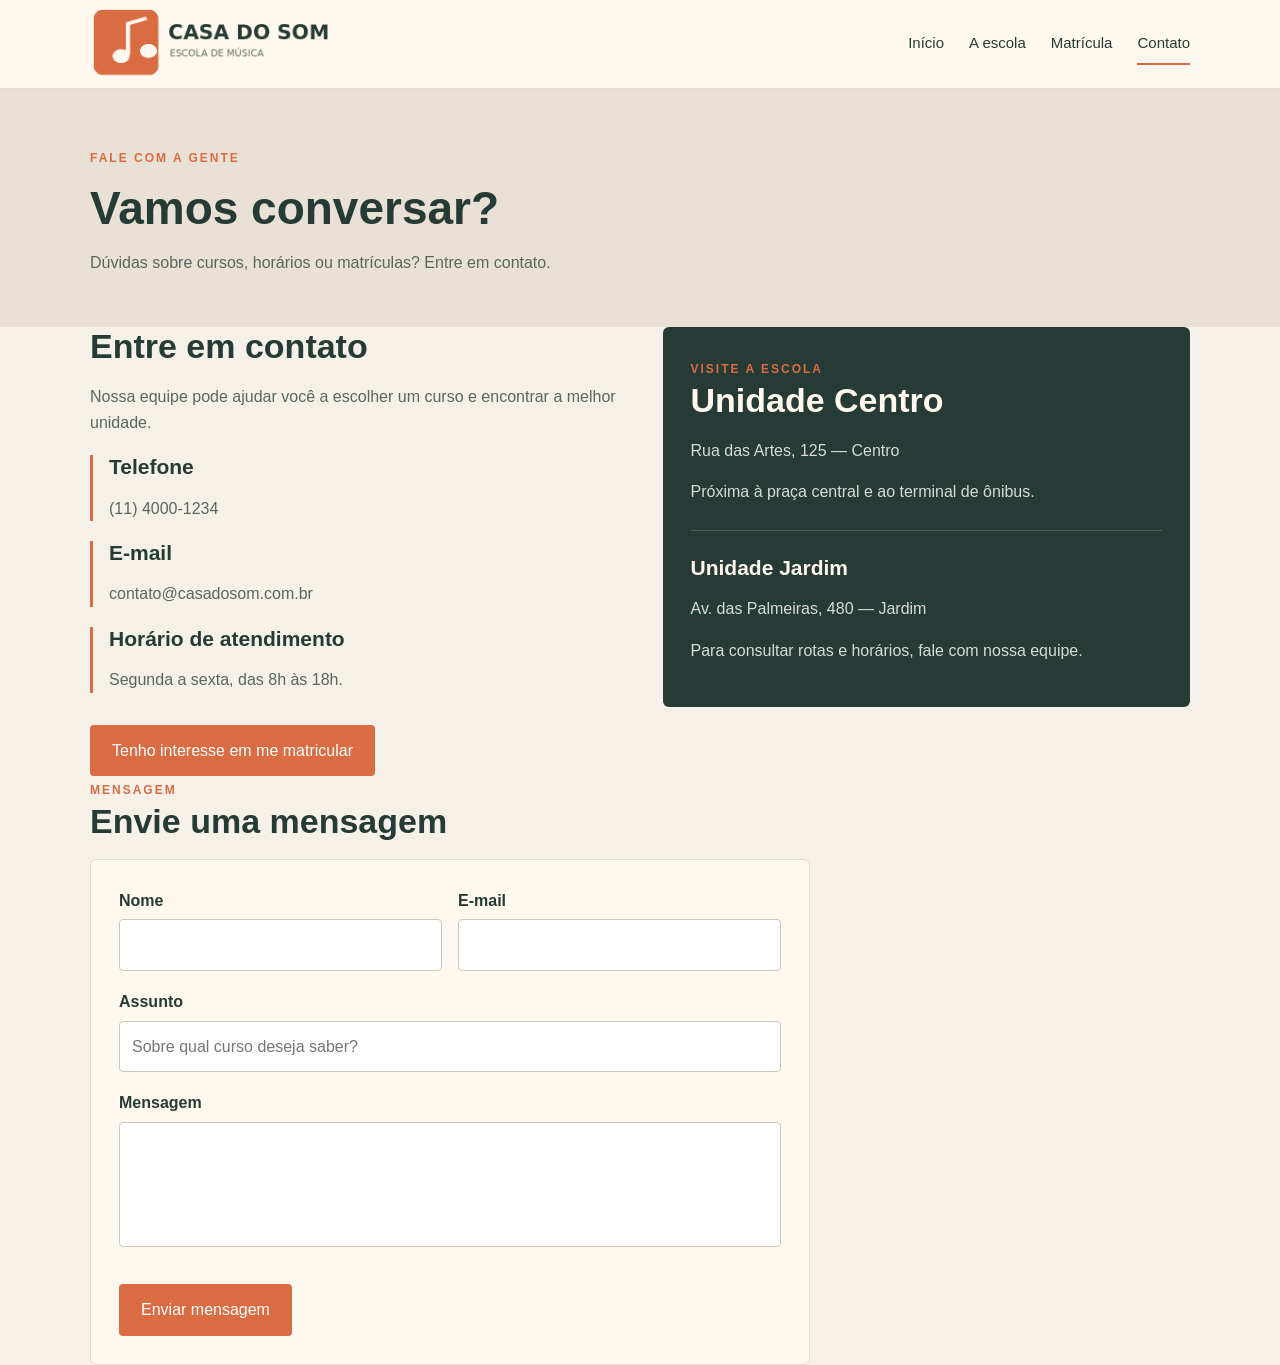
<file: contato.html>
<!doctype html>
<html lang="pt-BR">
    <head>
        <meta charset="UTF-8" />
        <meta name="viewport" content="width=device-width, initial-scale=1.0" />
        <title>Contato | Casa do Som</title>
        <link rel="stylesheet" href="style.css" />
    </head>
    <body>
        <header>
            <div class="container topo">
                <a href="index.html"><img class="logo" src="png/logo.png" alt="Casa do Som - Escola de Música" /></a>
                <nav>
                    <a class="" href="index.html">Início</a>
                    <a class="" href="escola.html">A escola</a>
                    <a class="" href="matricula.html">Matrícula</a>
                    <a class="ativo" href="contato.html">Contato</a>
                </nav>
            </div>
        </header>
        <main>
            <section class="pagina-topo">
                <div class="container">
                    <span class="tag">Fale com a gente</span>
                    <h1>Vamos conversar?</h1>
                    <p>Dúvidas sobre cursos, horários ou matrículas? Entre em contato.</p>
                </div>
            </section>

            <div class="container duas-colunas" style="align-items: start">
                <div>
                    <h2>Entre em contato</h2>
                    <p>Nossa equipe pode ajudar você a escolher um curso e encontrar a melhor unidade.</p>
                    <div class="endereco">
                        <h3>Telefone</h3>
                        <p>(11) 4000-1234</p>
                    </div>
                    <div class="endereco">
                        <h3>E-mail</h3>
                        <p>contato@casadosom.com.br</p>
                    </div>
                    <div class="endereco">
                        <h3>Horário de atendimento</h3>
                        <p>Segunda a sexta, das 8h às 18h.</p>
                    </div>
                    <a class="botao" href="matricula.html">Tenho interesse em me matricular</a>
                </div>
                <div class="info-contato">
                    <span class="tag">Visite a escola</span>
                    <h2>Unidade Centro</h2>
                    <p>Rua das Artes, 125 — Centro</p>
                    <p>Próxima à praça central e ao terminal de ônibus.</p>
                    <hr style="border: 0; border-top: 1px solid #496057; margin: 25px 0" />
                    <h3>Unidade Jardim</h3>
                    <p>Av. das Palmeiras, 480 — Jardim</p>
                    <p>Para consultar rotas e horários, fale com nossa equipe.</p>
                </div>
            </div>

            <div class="container">
                <span class="tag">Mensagem</span>
                <h2>Envie uma mensagem</h2>
                <form class="formulario" action="#" method="get">
                    <div class="duas-campos">
                        <div class="campo"><label for="nome">Nome</label><input id="nome" name="nome" required /></div>
                        <div class="campo">
                            <label for="email">E-mail</label><input id="email" name="email" type="email" required />
                        </div>
                    </div>
                    <div class="campo">
                        <label for="assunto">Assunto</label
                        ><input id="assunto" name="assunto" placeholder="Sobre qual curso deseja saber?" />
                    </div>
                    <div class="campo">
                        <label for="mensagem">Mensagem</label
                        ><textarea id="mensagem" name="mensagem" required></textarea>
                    </div>
                    <button class="botao" type="submit">Enviar mensagem</button>
                </form>
            </div>
        </main>
    </body>
</html>
</file>
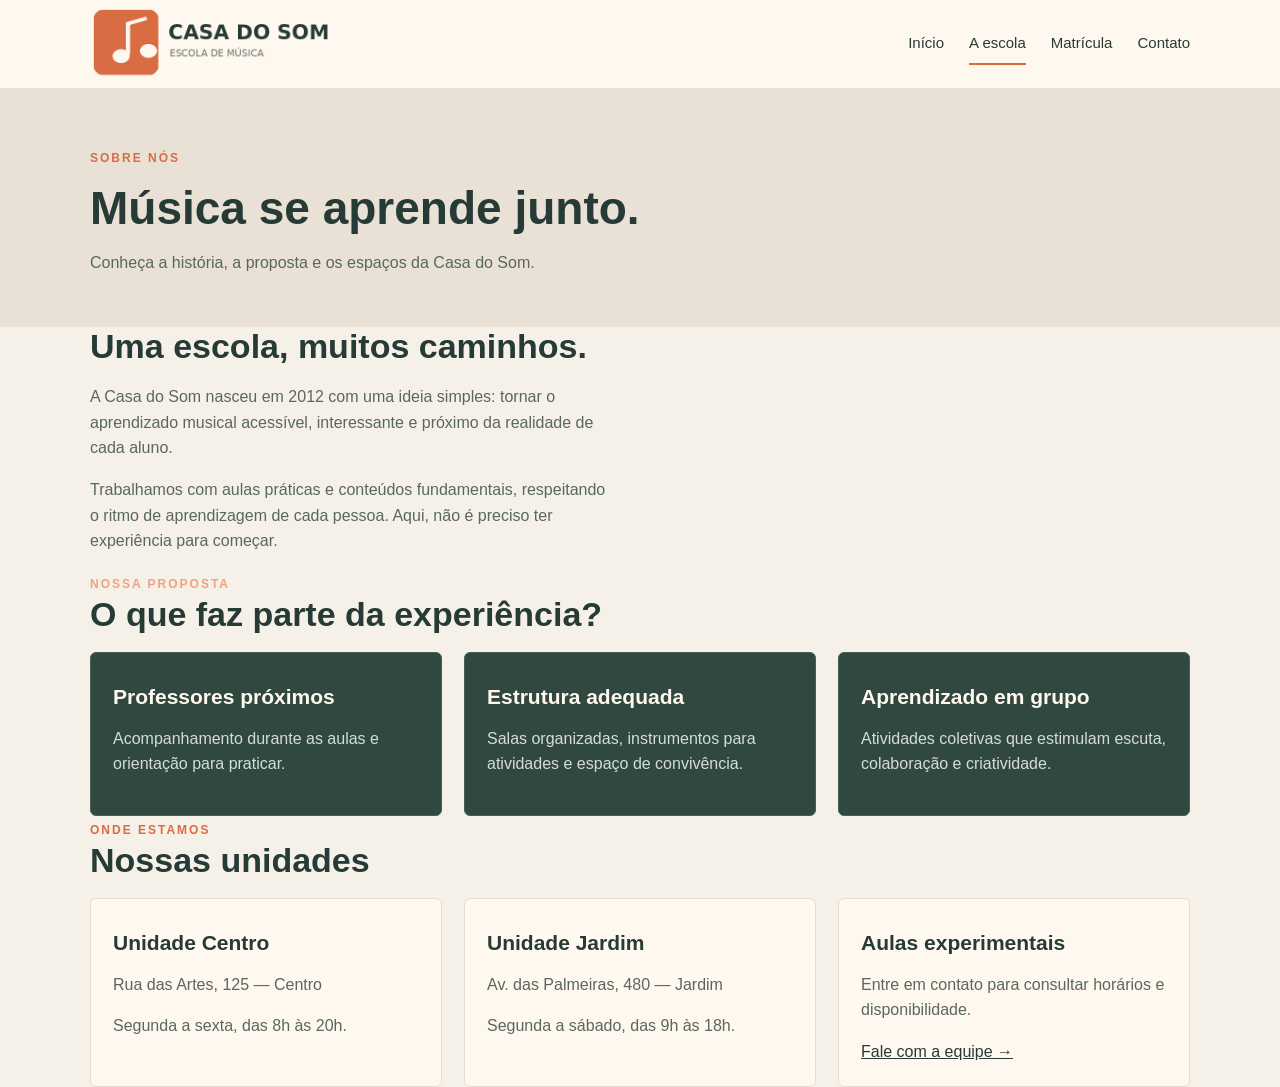
<file: escola.html>
<!doctype html>
<html lang="pt-BR">
    <head>
        <meta charset="UTF-8" />
        <meta name="viewport" content="width=device-width, initial-scale=1.0" />
        <title>A escola | Casa do Som</title>
        <link rel="stylesheet" href="style.css" />
    </head>
    <body>
        <header>
            <div class="container topo">
                <a href="index.html"><img class="logo" src="png/logo.png" alt="Casa do Som - Escola de Música" /></a>
                <nav>
                    <a class="" href="index.html">Início</a>
                    <a class="ativo" href="escola.html">A escola</a>
                    <a class="" href="matricula.html">Matrícula</a>
                    <a class="" href="contato.html">Contato</a>
                </nav>
            </div>
        </header>
        <main>
            <section class="pagina-topo">
                <div class="container">
                    <span class="tag">Sobre nós</span>
                    <h1>Música se aprende junto.</h1>
                    <p>Conheça a história, a proposta e os espaços da Casa do Som.</p>
                </div>
            </section>

            <div class="container duas-colunas">
                <div>
                    <h2>Uma escola, muitos caminhos.</h2>
                    <p>
                        A Casa do Som nasceu em 2012 com uma ideia simples: tornar o aprendizado musical acessível,
                        interessante e próximo da realidade de cada aluno.
                    </p>
                    <p>
                        Trabalhamos com aulas práticas e conteúdos fundamentais, respeitando o ritmo de aprendizagem de
                        cada pessoa. Aqui, não é preciso ter experiência para começar.
                    </p>
                </div>
            </div>

            <section class="beneficios">
                <div class="container">
                    <span class="tag">Nossa proposta</span>
                    <h2>O que faz parte da experiência?</h2>
                    <div class="cards">
                        <article class="card">
                            <h3>Professores próximos</h3>
                            <p>Acompanhamento durante as aulas e orientação para praticar.</p>
                        </article>
                        <article class="card">
                            <h3>Estrutura adequada</h3>
                            <p>Salas organizadas, instrumentos para atividades e espaço de convivência.</p>
                        </article>
                        <article class="card">
                            <h3>Aprendizado em grupo</h3>
                            <p>Atividades coletivas que estimulam escuta, colaboração e criatividade.</p>
                        </article>
                    </div>
                </div>
            </section>
            <section>
                <div class="container">
                    <span class="tag">Onde estamos</span>
                    <h2>Nossas unidades</h2>
                    <div class="cards">
                        <article class="card">
                            <h3>Unidade Centro</h3>
                            <p>Rua das Artes, 125 — Centro</p>
                            <p>Segunda a sexta, das 8h às 20h.</p>
                        </article>
                        <article class="card">
                            <h3>Unidade Jardim</h3>
                            <p>Av. das Palmeiras, 480 — Jardim</p>
                            <p>Segunda a sábado, das 9h às 18h.</p>
                        </article>
                        <article class="card">
                            <h3>Aulas experimentais</h3>
                            <p>Entre em contato para consultar horários e disponibilidade.</p>
                            <a href="contato.html">Fale com a equipe →</a>
                        </article>
                    </div>
                </div>
            </section>
        </main>
    </body>
</html>
</file>
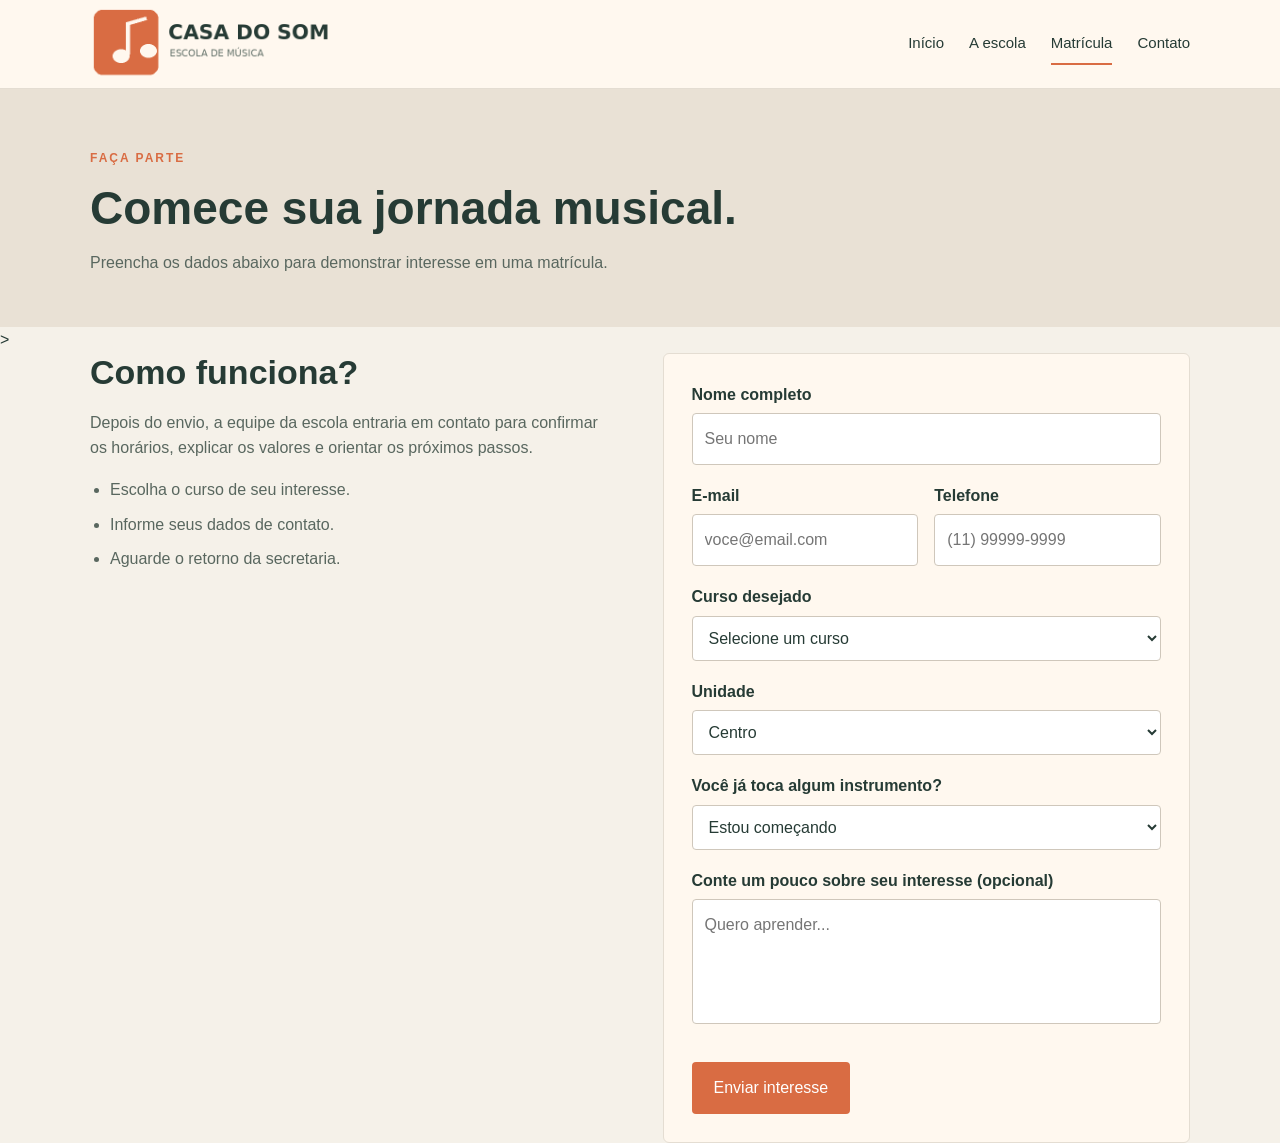
<file: matricula.html>
<!doctype html>
<html lang="pt-BR">
    <head>
        <meta charset="UTF-8" />
        <meta name="viewport" content="width=device-width, initial-scale=1.0" />
        <title>Matrícula | Casa do Som</title>
        <link rel="stylesheet" href="style.css" />
    </head>
    <body>
        <header>
            <div class="container topo">
                <a href="index.html"><img class="logo" src="png/logo.png" alt="Casa do Som - Escola de Música" /></a>
                <nav>
                    <a class="" href="index.html">Início</a>
                    <a class="" href="escola.html">A escola</a>
                    <a class="ativo" href="matricula.html">Matrícula</a>
                    <a class="" href="contato.html">Contato</a>
                </nav>
            </div>
        </header>
        <main>
            <section class="pagina-topo">
                <div class="container">
                    <span class="tag">Faça parte</span>
                    <h1>Comece sua jornada musical.</h1>
                    <p>Preencha os dados abaixo para demonstrar interesse em uma matrícula.</p>
                </div>
            </section>
            >
            <div class="container duas-colunas" style="align-items: start">
                <div>
                    <h2>Como funciona?</h2>
                    <p>
                        Depois do envio, a equipe da escola entraria em contato para confirmar os horários, explicar os
                        valores e orientar os próximos passos.
                    </p>
                    <ul class="lista">
                        <li>Escolha o curso de seu interesse.</li>
                        <li>Informe seus dados de contato.</li>
                        <li>Aguarde o retorno da secretaria.</li>
                    </ul>
                </div>
                <form class="formulario" action="#" method="get">
                    <div class="campo">
                        <label for="nome">Nome completo</label
                        ><input type="text" id="nome" name="nome" placeholder="Seu nome" required />
                    </div>
                    <div class="duas-campos">
                        <div class="campo">
                            <label for="email">E-mail</label
                            ><input type="email" id="email" name="email" placeholder="voce@email.com" required />
                        </div>
                        <div class="campo">
                            <label for="telefone">Telefone</label
                            ><input type="tel" id="telefone" name="telefone" placeholder="(11) 99999-9999" />
                        </div>
                    </div>
                    <div class="campo">
                        <label for="curso">Curso desejado</label
                        ><select id="curso" name="curso" required>
                            <option value="">Selecione um curso</option>
                            <option>Violão e guitarra</option>
                            <option>Piano e teclado</option>
                            <option>Bateria</option>
                            <option>Canto</option>
                        </select>
                    </div>
                    <div class="campo">
                        <label for="unidade">Unidade</label
                        ><select id="unidade" name="unidade">
                            <option>Centro</option>
                            <option>Jardim</option>
                        </select>
                    </div>
                    <div class="campo">
                        <label for="experiencia">Você já toca algum instrumento?</label
                        ><select id="experiencia" name="experiencia">
                            <option>Estou começando</option>
                            <option>Sim, um pouco</option>
                            <option>Sim, já tenho experiência</option>
                        </select>
                    </div>
                    <div class="campo">
                        <label for="mensagem">Conte um pouco sobre seu interesse (opcional)</label
                        ><textarea id="mensagem" name="mensagem" placeholder="Quero aprender..."></textarea>
                    </div>
                    <button class="botao" type="submit">Enviar interesse</button>
                </form>
            </div>
        </main>
    </body>
</html>
</file>
<file: style.css>
:root {
    --verde: #263b35;
    --verde-claro: #65736b;
    --terracota: #d96c43;
    --creme: #fff8ef;
    --papel: #f5f1e9;
    --linha: #e4ddd2;
}
* {
    box-sizing: border-box;
}
body {
    margin: 0;
    font-family: Arial, Helvetica, sans-serif;
    color: var(--verde);
    background: var(--papel);
    line-height: 1.6;
}
img {
    max-width: 100%;
    display: block;
}
a {
    color: inherit;
}
.container {
    width: min(1100px, 90%);
    margin: 0 auto;
}
header {
    background: var(--creme);
    border-bottom: 1px solid var(--linha);
}
.topo {
    min-height: 88px;
    display: flex;
    align-items: center;
    justify-content: space-between;
    gap: 24px;
}
.logo {
    width: 245px;
}
nav {
    display: flex;
    flex-wrap: wrap;
    gap: 25px;
}
nav a {
    text-decoration: none;
    font-size: 15px;
    color: var(--verde);
    padding: 8px 0;
    border-bottom: 2px solid transparent;
}
nav a:hover,
nav a.ativo {
    border-color: var(--terracota);
}
.hero {
    background: #e9e1d5;
    padding: 72px 0;
}
.hero-grid {
    display: grid;
    grid-template-columns: 1.05fr 0.95fr;
    align-items: center;
    gap: 48px;
}
.tag {
    color: var(--terracota);
    text-transform: uppercase;
    letter-spacing: 2px;
    font-size: 12px;
    font-weight: bold;
}
h1,
h2,
h3 {
    line-height: 1.15;
}
h1 {
    font-size: clamp(38px, 5vw, 62px);
    margin: 12px 0 18px;
}
h2 {
    font-size: 34px;
    margin: 0 0 18px;
}
h3 {
    font-size: 21px;
    margin: 10px 0;
}
p {
    color: #59675f;
}
.hero p {
    font-size: 18px;
    max-width: 530px;
}
.hero-foto {
    width: 100%;
    height: 390px;
    object-fit: cover;
    border-radius: 8px;
}
.botao {
    display: inline-block;
    background: var(--terracota);
    color: white;
    text-decoration: none;
    padding: 13px 22px;
    margin: 12px 8px 0 0;
    border: 0;
    border-radius: 4px;
    font: inherit;
    cursor: pointer;
}
.botao:hover {
    background: #b95735;
}
.botao-secundario {
    background: transparent;
    color: var(--verde);
    border: 1px solid var(--verde);
}
.botao-secundario:hover {
    background: var(--verde);
    color: white;
}

.section-top {
    max-width: 650px;
    margin-bottom: 30px;
    padding: 66px 0;
}
.cards {
    display: grid;
    grid-template-columns: repeat(3, 1fr);
    gap: 22px;
}
.card {
    background: var(--creme);
    border: 1px solid var(--linha);
    padding: 22px;
    border-radius: 6px;
}
.card img {
    width: 100%;
    max-height: 165px;
    object-fit: contain;
    margin-bottom: 12px;
}
.beneficios {
    color: var(--creme);
}
.beneficios h2 {
    color: var(--verde);
}
.beneficios p {
    color: #d5ddd6;
}
.beneficios .tag {
    color: #f0a17f;
}
.beneficios .card {
    background: #304840;
    border-color: #496057;
}
.duas-colunas {
    display: grid;
    grid-template-columns: 1fr 1fr;
    gap: 45px;
    align-items: center;
}
.foto-lateral {
    width: 100%;
    height: 340px;
    object-fit: cover;
    border-radius: 6px;
}
.lista {
    padding-left: 20px;
    color: #59675f;
}
.lista li {
    margin: 9px 0;
}
.pagina-topo {
    padding: 55px 0 35px;
    background: #e9e1d5;
}
.pagina-topo h1 {
    font-size: 46px;
    margin-bottom: 10px;
}
.formulario {
    max-width: 720px;
    background: var(--creme);
    border: 1px solid var(--linha);
    padding: 28px;
    border-radius: 6px;
}
.campo {
    margin-bottom: 18px;
}
label {
    display: block;
    font-weight: bold;
    margin-bottom: 6px;
}
input,
select,
textarea {
    width: 100%;
    padding: 12px;
    border: 1px solid #cfc7bb;
    border-radius: 4px;
    background: white;
    color: var(--verde);
    font: inherit;
}
textarea {
    min-height: 125px;
    resize: none;
}

.duas-campos {
    display: grid;
    grid-template-columns: 1fr 1fr;
    gap: 16px;
}
.info-contato {
    background: var(--verde);
    color: var(--creme);
    padding: 28px;
    border-radius: 6px;
}
.info-contato p {
    color: #d5ddd6;
}
.info-contato a {
    color: #f0a17f;
}
.endereco {
    border-left: 3px solid var(--terracota);
    padding-left: 16px;
    margin: 20px 0;
}
</file>
